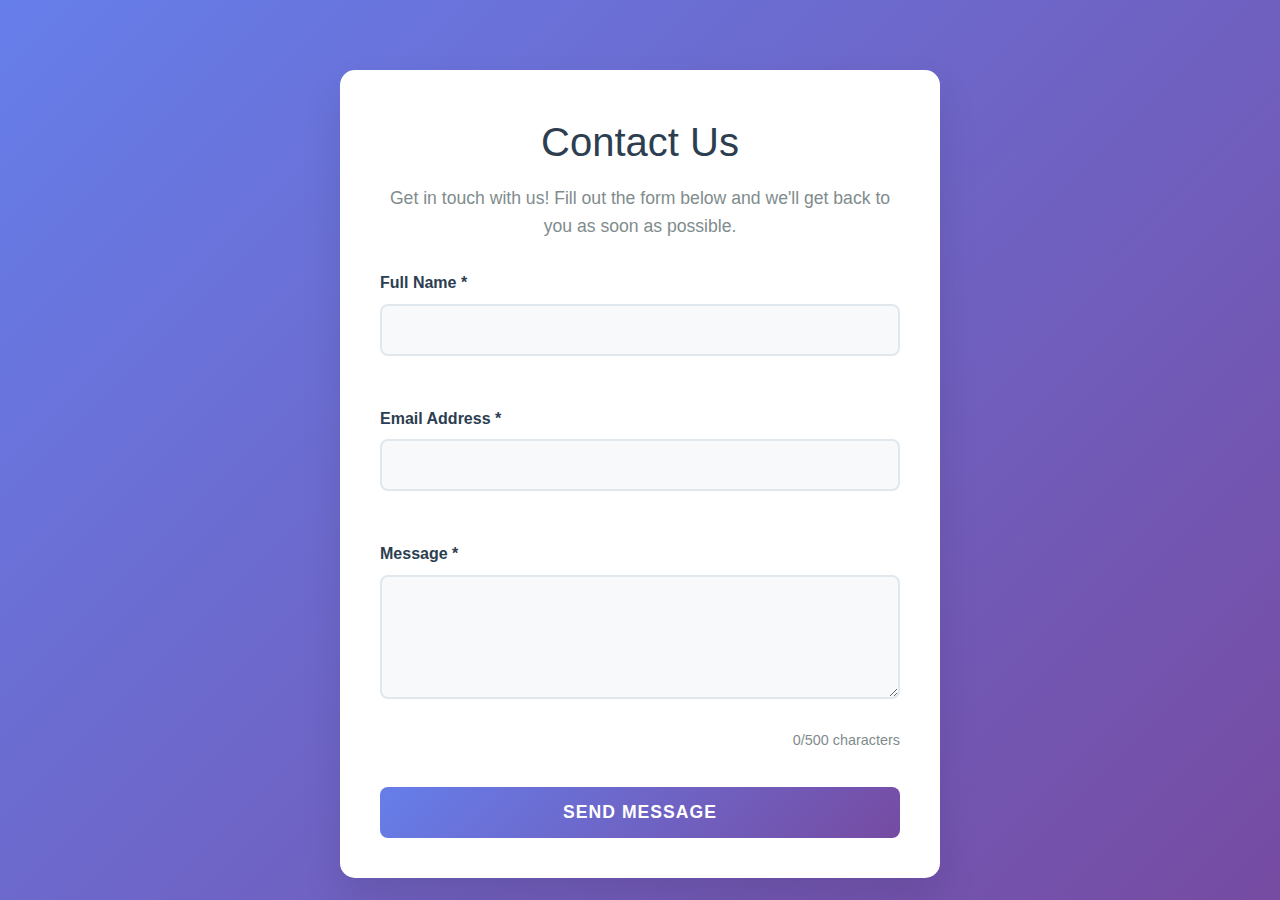
<file: contact-form.html>
<!DOCTYPE html>
<html lang="en">
<head>
    <meta charset="UTF-8">
    <meta name="viewport" content="width=device-width, initial-scale=1.0">
    <title>Contact Form with Validation</title>
    <link rel="stylesheet" href="styles.css">
</head>
<body>
    <div class="container">
        <h1>Contact Us</h1>
        <p>Get in touch with us! Fill out the form below and we'll get back to you as soon as possible.</p>
        
        <form id="contactForm" class="contact-form">
            <div class="form-group">
                <label for="name">Full Name *</label>
                <input type="text" id="name" name="name" required>
                <span class="error-message" id="nameError"></span>
            </div>
            
            <div class="form-group">
                <label for="email">Email Address *</label>
                <input type="email" id="email" name="email" required>
                <span class="error-message" id="emailError"></span>
            </div>
            
            <div class="form-group">
                <label for="message">Message *</label>
                <textarea id="message" name="message" rows="5" required></textarea>
                <span class="error-message" id="messageError"></span>
            </div>
            
            <button type="submit" class="submit-btn">Send Message</button>
        </form>
        
        <div id="successMessage" class="success-message" style="display: none;">
            <h3>Thank you!</h3>
            <p>Your message has been sent successfully. We'll get back to you soon!</p>
        </div>
    </div>
    
    <script src="script.js"></script>
</body>
</html>
</file>
<file: styles.css>
* {
    margin: 0;
    padding: 0;
    box-sizing: border-box;
}

body {
    font-family: 'Segoe UI', Tahoma, Geneva, Verdana, sans-serif;
    line-height: 1.6;
    color: #333;
    background: linear-gradient(135deg, #667eea 0%, #764ba2 100%);
    min-height: 100vh;
    padding: 20px;
}

.container {
    max-width: 600px;
    margin: 0 auto;
    background: white;
    border-radius: 15px;
    box-shadow: 0 20px 40px rgba(0, 0, 0, 0.1);
    padding: 40px;
    margin-top: 50px;
}

h1 {
    text-align: center;
    color: #2c3e50;
    margin-bottom: 10px;
    font-size: 2.5rem;
    font-weight: 300;
}

p {
    text-align: center;
    color: #7f8c8d;
    margin-bottom: 30px;
    font-size: 1.1rem;
}

.contact-form {
    display: flex;
    flex-direction: column;
    gap: 25px;
}

.form-group {
    display: flex;
    flex-direction: column;
    position: relative;
}

label {
    font-weight: 600;
    color: #2c3e50;
    margin-bottom: 8px;
    font-size: 1rem;
}

input[type="text"],
input[type="email"],
textarea {
    padding: 15px;
    border: 2px solid #e1e8ed;
    border-radius: 8px;
    font-size: 1rem;
    transition: all 0.3s ease;
    background-color: #f8f9fa;
    font-family: inherit;
}

input[type="text"]:focus,
input[type="email"]:focus,
textarea:focus {
    outline: none;
    border-color: #667eea;
    background-color: white;
    box-shadow: 0 0 0 3px rgba(102, 126, 234, 0.1);
    transform: translateY(-2px);
}

textarea {
    resize: vertical;
    min-height: 120px;
}

.submit-btn {
    background: linear-gradient(135deg, #667eea 0%, #764ba2 100%);
    color: white;
    padding: 15px 30px;
    border: none;
    border-radius: 8px;
    font-size: 1.1rem;
    font-weight: 600;
    cursor: pointer;
    transition: all 0.3s ease;
    text-transform: uppercase;
    letter-spacing: 1px;
    margin-top: 10px;
}

.submit-btn:hover {
    transform: translateY(-2px);
    box-shadow: 0 10px 25px rgba(102, 126, 234, 0.3);
}

.submit-btn:active {
    transform: translateY(0);
}

.submit-btn:disabled {
    background: #bdc3c7;
    cursor: not-allowed;
    transform: none;
    box-shadow: none;
}


.error-message {
    color: #e74c3c;
    font-size: 0.9rem;
    margin-top: 5px;
    display: block;
    min-height: 20px;
    font-weight: 500;
}


.success-message {
    background: linear-gradient(135deg, #2ecc71 0%, #27ae60 100%);
    color: white;
    padding: 30px;
    border-radius: 10px;
    text-align: center;
    margin-top: 20px;
    animation: slideIn 0.5s ease-out;
}

.success-message h3 {
    font-size: 1.5rem;
    margin-bottom: 10px;
    font-weight: 300;
}

.success-message p {
    color: white;
    margin: 0;
    font-size: 1rem;
}


input.error,
textarea.error {
    border-color: #e74c3c;
    background-color: #fdf2f2;
}

input.error:focus,
textarea.error:focus {
    border-color: #e74c3c;
    box-shadow: 0 0 0 3px rgba(231, 76, 60, 0.1);
}


@keyframes slideIn {
    from {
        opacity: 0;
        transform: translateY(20px);
    }
    to {
        opacity: 1;
        transform: translateY(0);
    }
}

@keyframes shake {
    0%, 100% { transform: translateX(0); }
    25% { transform: translateX(-5px); }
    75% { transform: translateX(5px); }
}

.shake {
    animation: shake 0.5s ease-in-out;
}


@media (max-width: 768px) {
    .container {
        margin: 20px;
        padding: 30px 20px;
    }
    
    h1 {
        font-size: 2rem;
    }
    
    input[type="text"],
    input[type="email"],
    textarea {
        padding: 12px;
    }
    
    .submit-btn {
        padding: 12px 25px;
        font-size: 1rem;
    }
}
</file>
